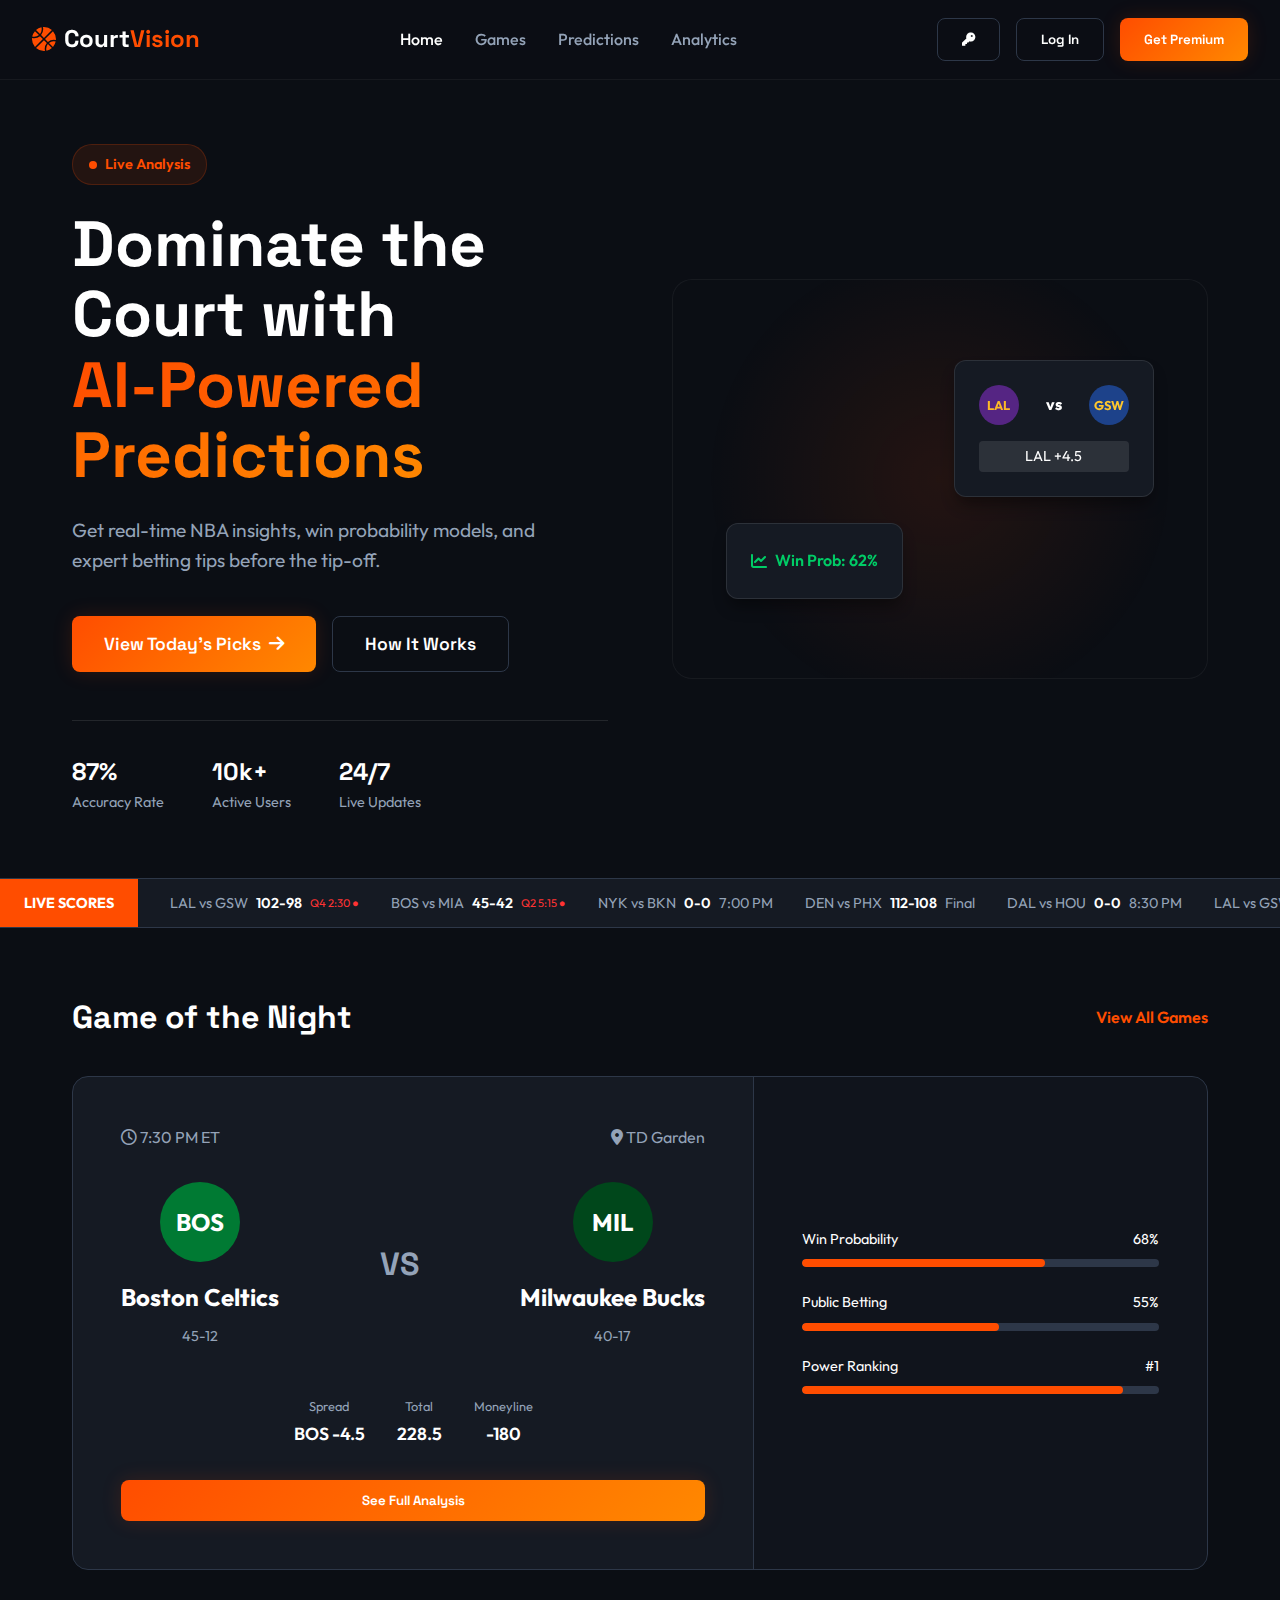
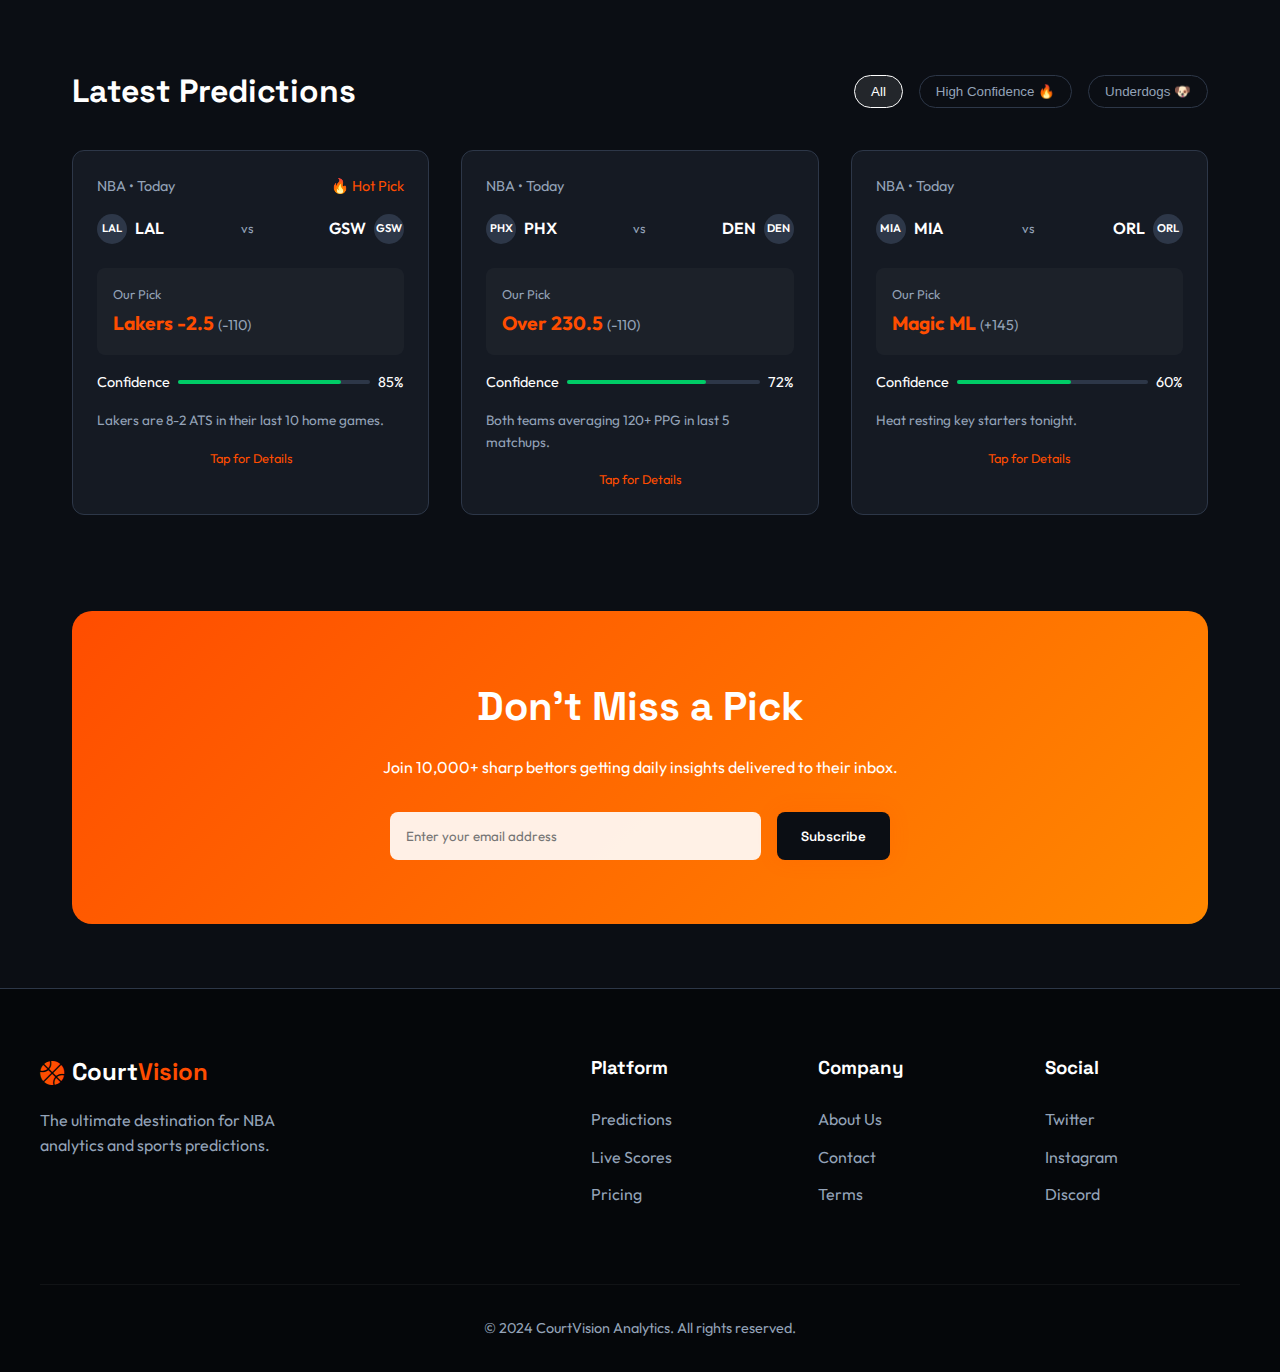
<file: sports-prediction-nba/index.html>
<!DOCTYPE html>
<html lang="en">

<head>
    <meta charset="UTF-8">
    <meta name="viewport" content="width=device-width, initial-scale=1.0">
    <title>CourtVision | Premium NBA Predictions & Analytics</title>
    <meta name="description" content="Top-tier NBA predictions, live scores, and betting analytics.">

    <!-- Google Fonts -->
    <link rel="preconnect" href="https://fonts.googleapis.com">
    <link rel="preconnect" href="https://fonts.gstatic.com" crossorigin>
    <link
        href="https://fonts.googleapis.com/css2?family=Outfit:wght@300;400;500;600;700;800&family=Space+Grotesk:wght@300;400;500;600;700&display=swap"
        rel="stylesheet">

    <!-- Icons -->
    <link rel="stylesheet" href="https://cdnjs.cloudflare.com/ajax/libs/font-awesome/6.4.0/css/all.min.css">

    <link rel="stylesheet" href="style.css">
</head>

<body>
    <div class="app-container">
        <!-- Navigation -->
        <nav class="navbar">
            <div class="logo">
                <i class="fa-solid fa-basketball"></i>
                <span>Court<span class="highlight">Vision</span></span>
            </div>
            <ul class="nav-links">
                <li><a href="#home" class="active">Home</a></li>
                <li><a href="#games">Games</a></li>
                <li><a href="#predictions">Predictions</a></li>
                <li><a href="#analytics">Analytics</a></li>
            </ul>
            <div class="nav-actions">
                <button class="btn btn-secondary" id="api-key-btn" title="Enter API Key"><i
                        class="fa-solid fa-key"></i></button>
                <button class="btn btn-secondary">Log In</button>
                <button class="btn btn-primary">Get Premium</button>
            </div>
            <div class="mobile-menu-btn">
                <i class="fa-solid fa-bars"></i>
            </div>
        </nav>

        <!-- Hero Section -->
        <header id="home" class="hero">
            <div class="hero-content">
                <div class="hero-badge">
                    <span class="live-dot"></span> Live Analysis
                </div>
                <h1>Dominate the Court with <br><span class="gradient-text">AI-Powered Predictions</span></h1>
                <p>Get real-time NBA insights, win probability models, and expert betting tips before the tip-off.</p>
                <div class="hero-buttons">
                    <button class="btn btn-primary btn-lg">View Today's Picks <i
                            class="fa-solid fa-arrow-right"></i></button>
                    <button class="btn btn-outline btn-lg">How It Works</button>
                </div>

                <div class="hero-stats">
                    <div class="stat-item">
                        <span class="stat-value">87%</span>
                        <span class="stat-label">Accuracy Rate</span>
                    </div>
                    <div class="stat-item">
                        <span class="stat-value">10k+</span>
                        <span class="stat-label">Active Users</span>
                    </div>
                    <div class="stat-item">
                        <span class="stat-value">24/7</span>
                        <span class="stat-label">Live Updates</span>
                    </div>
                </div>
            </div>
            <div class="hero-visual">
                <!-- Abstract basketball court visualization -->
                <div class="court-graphic">
                    <div class="floating-card card-1">
                        <div class="team-logos">
                            <div class="team-logo lakers">LAL</div>
                            <span>vs</span>
                            <div class="team-logo warriors">GSW</div>
                        </div>
                        <div class="prediction-pill">LAL +4.5</div>
                    </div>
                    <div class="floating-card card-2">
                        <i class="fa-solid fa-chart-line"></i>
                        <span>Win Prob: 62%</span>
                    </div>
                </div>
            </div>
        </header>

        <!-- Live Ticker -->
        <div class="live-ticker-container">
            <div class="ticker-label">LIVE SCORES</div>
            <div class="ticker-wrapper">
                <div class="ticker-track" id="live-ticker">
                    <!-- Ticker items injected via JS -->
                </div>
            </div>
        </div>

        <!-- Main Content Grid -->
        <main class="main-content">

            <!-- Featured Matchup -->
            <section id="games" class="section featured-section">
                <div class="section-header">
                    <h2>Game of the Night</h2>
                    <a href="#" class="view-all">View All Games</a>
                </div>
                <div class="featured-card" id="featured-game">
                    <!-- Injected via JS -->
                </div>
            </section>

            <!-- Predictions Grid -->
            <section id="predictions" class="section predictions-section">
                <div class="section-header">
                    <h2>Latest Predictions</h2>
                    <div class="filters">
                        <button class="filter-btn active" data-filter="all">All</button>
                        <button class="filter-btn" data-filter="high-confidence">High Confidence 🔥</button>
                        <button class="filter-btn" data-filter="underdog">Underdogs 🐶</button>
                    </div>
                </div>
                <div class="predictions-grid" id="predictions-grid">
                    <!-- Injected via JS -->
                </div>
            </section>

            <!-- Newsletter -->
            <section class="newsletter-section">
                <div class="newsletter-content">
                    <h2>Don't Miss a Pick</h2>
                    <p>Join 10,000+ sharp bettors getting daily insights delivered to their inbox.</p>
                    <form class="newsletter-form">
                        <input type="email" placeholder="Enter your email address">
                        <button type="submit" class="btn btn-primary">Subscribe</button>
                    </form>
                </div>
            </section>

        </main>

        <!-- Footer -->
        <footer class="footer">
            <div class="footer-content">
                <div class="footer-brand">
                    <div class="logo">
                        <i class="fa-solid fa-basketball"></i>
                        <span>Court<span class="highlight">Vision</span></span>
                    </div>
                    <p>The ultimate destination for NBA analytics and sports predictions.</p>
                </div>
                <div class="footer-links">
                    <div class="link-group">
                        <h3>Platform</h3>
                        <a href="#">Predictions</a>
                        <a href="#">Live Scores</a>
                        <a href="#">Pricing</a>
                    </div>
                    <div class="link-group">
                        <h3>Company</h3>
                        <a href="#">About Us</a>
                        <a href="#">Contact</a>
                        <a href="#">Terms</a>
                    </div>
                    <div class="link-group">
                        <h3>Social</h3>
                        <a href="#">Twitter</a>
                        <a href="#">Instagram</a>
                        <a href="#">Discord</a>
                    </div>
                </div>
            </div>
            <div class="footer-bottom">
                <p>&copy; 2024 CourtVision Analytics. All rights reserved.</p>
            </div>
        </footer>
    </div>

    <script src="script.js"></script>
</body>

</html>
</file>
<file: sports-prediction-nba/style.css>
:root {
    /* Colors */
    --bg-dark: #0B0E14;
    --bg-card: #151A23;
    --bg-card-hover: #1E2532;
    --primary: #FF4D00;
    /* Vibrant Orange */
    --primary-hover: #FF6724;
    --secondary: #0066FF;
    /* Electric Blue */
    --accent: #00E5FF;
    /* Cyan */
    --success: #00CC66;
    --danger: #FF3333;

    --text-main: #FFFFFF;
    --text-muted: #94A3B8;
    --border: #2D3748;

    /* Gradients */
    --gradient-primary: linear-gradient(135deg, #FF4D00 0%, #FF8800 100%);
    --gradient-dark: linear-gradient(180deg, rgba(11, 14, 20, 0) 0%, #0B0E14 100%);

    /* Shadows */
    --shadow-sm: 0 4px 6px -1px rgba(0, 0, 0, 0.3);
    --shadow-md: 0 10px 15px -3px rgba(0, 0, 0, 0.4);
    --shadow-glow: 0 0 20px rgba(255, 77, 0, 0.15);

    /* Spacing */
    --container-width: 1200px;
    --header-height: 80px;
}

* {
    margin: 0;
    padding: 0;
    box-sizing: border-box;
}

body {
    font-family: 'Outfit', sans-serif;
    background-color: var(--bg-dark);
    color: var(--text-main);
    line-height: 1.6;
    overflow-x: hidden;
}

a {
    text-decoration: none;
    color: inherit;
    transition: all 0.3s ease;
}

ul {
    list-style: none;
}

/* Utilities */
.btn {
    display: inline-flex;
    align-items: center;
    justify-content: center;
    padding: 0.75rem 1.5rem;
    border-radius: 8px;
    font-weight: 600;
    cursor: pointer;
    transition: all 0.3s ease;
    border: none;
    font-family: 'Space Grotesk', sans-serif;
    gap: 0.5rem;
}

.btn-primary {
    background: var(--gradient-primary);
    color: white;
    box-shadow: var(--shadow-glow);
}

.btn-primary:hover {
    transform: translateY(-2px);
    box-shadow: 0 0 30px rgba(255, 77, 0, 0.3);
}

.btn-secondary {
    background: transparent;
    color: var(--text-main);
    border: 1px solid var(--border);
}

.btn-secondary:hover {
    border-color: var(--text-main);
    background: rgba(255, 255, 255, 0.05);
}

.btn-outline {
    background: transparent;
    color: var(--text-main);
    border: 1px solid var(--border);
}

.btn-outline:hover {
    border-color: var(--primary);
    color: var(--primary);
}

.btn-lg {
    padding: 1rem 2rem;
    font-size: 1.1rem;
}

.highlight {
    color: var(--primary);
}

.gradient-text {
    background: var(--gradient-primary);
    -webkit-background-clip: text;
    -webkit-text-fill-color: transparent;
}

/* Layout */
.app-container {
    min-height: 100vh;
    display: flex;
    flex-direction: column;
}

/* Navbar */
.navbar {
    height: var(--header-height);
    display: flex;
    align-items: center;
    justify-content: space-between;
    padding: 0 2rem;
    background: rgba(11, 14, 20, 0.8);
    backdrop-filter: blur(10px);
    position: fixed;
    top: 0;
    left: 0;
    right: 0;
    z-index: 1000;
    border-bottom: 1px solid rgba(255, 255, 255, 0.05);
}

.logo {
    font-family: 'Space Grotesk', sans-serif;
    font-size: 1.5rem;
    font-weight: 700;
    display: flex;
    align-items: center;
    gap: 0.5rem;
}

.logo i {
    color: var(--primary);
}

.nav-links {
    display: flex;
    gap: 2rem;
}

.nav-links a {
    font-weight: 500;
    color: var(--text-muted);
}

.nav-links a:hover,
.nav-links a.active {
    color: var(--text-main);
}

.nav-actions {
    display: flex;
    gap: 1rem;
}

.mobile-menu-btn {
    display: none;
    font-size: 1.5rem;
    cursor: pointer;
}

/* Hero Section */
.hero {
    margin-top: var(--header-height);
    padding: 4rem 2rem;
    display: grid;
    grid-template-columns: 1fr 1fr;
    gap: 4rem;
    max-width: var(--container-width);
    margin-left: auto;
    margin-right: auto;
    align-items: center;
    min-height: 80vh;
}

.hero-content h1 {
    font-family: 'Space Grotesk', sans-serif;
    font-size: 4rem;
    line-height: 1.1;
    margin-bottom: 1.5rem;
}

.hero-content p {
    font-size: 1.2rem;
    color: var(--text-muted);
    margin-bottom: 2.5rem;
    max-width: 500px;
}

.hero-badge {
    display: inline-flex;
    align-items: center;
    gap: 0.5rem;
    background: rgba(255, 77, 0, 0.1);
    color: var(--primary);
    padding: 0.5rem 1rem;
    border-radius: 20px;
    font-size: 0.9rem;
    font-weight: 600;
    margin-bottom: 1.5rem;
    border: 1px solid rgba(255, 77, 0, 0.2);
}

.live-dot {
    width: 8px;
    height: 8px;
    background: var(--primary);
    border-radius: 50%;
    animation: pulse 2s infinite;
}

.hero-buttons {
    display: flex;
    gap: 1rem;
    margin-bottom: 3rem;
}

.hero-stats {
    display: flex;
    gap: 3rem;
    padding-top: 2rem;
    border-top: 1px solid rgba(255, 255, 255, 0.1);
}

.stat-item {
    display: flex;
    flex-direction: column;
}

.stat-value {
    font-size: 1.5rem;
    font-weight: 700;
    font-family: 'Space Grotesk', sans-serif;
}

.stat-label {
    font-size: 0.9rem;
    color: var(--text-muted);
}

/* Hero Visual */
.hero-visual {
    position: relative;
    height: 100%;
    display: flex;
    align-items: center;
    justify-content: center;
}

.court-graphic {
    width: 100%;
    height: 400px;
    background: radial-gradient(circle at center, rgba(255, 77, 0, 0.1) 0%, transparent 70%);
    position: relative;
    border: 1px solid rgba(255, 255, 255, 0.05);
    border-radius: 20px;
    backdrop-filter: blur(5px);
}

.floating-card {
    position: absolute;
    background: var(--bg-card);
    padding: 1.5rem;
    border-radius: 12px;
    border: 1px solid rgba(255, 255, 255, 0.1);
    box-shadow: var(--shadow-md);
    animation: float 6s ease-in-out infinite;
}

.card-1 {
    top: 20%;
    right: 10%;
    width: 200px;
    text-align: center;
}

.card-2 {
    bottom: 20%;
    left: 10%;
    display: flex;
    align-items: center;
    gap: 0.5rem;
    font-weight: 600;
    color: var(--success);
}

.team-logos {
    display: flex;
    justify-content: space-between;
    align-items: center;
    margin-bottom: 1rem;
    font-weight: 700;
}

.team-logo {
    width: 40px;
    height: 40px;
    border-radius: 50%;
    background: #2D3748;
    display: flex;
    align-items: center;
    justify-content: center;
    font-size: 0.8rem;
}

.lakers {
    background: #552583;
    color: #FDB927;
}

.warriors {
    background: #1D428A;
    color: #FFC72C;
}

.prediction-pill {
    background: rgba(255, 255, 255, 0.1);
    padding: 0.25rem 0.5rem;
    border-radius: 4px;
    font-size: 0.9rem;
}

/* Live Ticker */
.live-ticker-container {
    background: var(--bg-card);
    border-top: 1px solid var(--border);
    border-bottom: 1px solid var(--border);
    height: 50px;
    display: flex;
    align-items: center;
    overflow: hidden;
}

.ticker-label {
    background: var(--primary);
    color: white;
    height: 100%;
    display: flex;
    align-items: center;
    padding: 0 1.5rem;
    font-weight: 700;
    font-size: 0.9rem;
    z-index: 2;
}

.ticker-wrapper {
    flex: 1;
    overflow: hidden;
    position: relative;
}

.ticker-track {
    display: flex;
    gap: 2rem;
    animation: scroll 30s linear infinite;
    padding-left: 2rem;
    white-space: nowrap;
}

.ticker-item {
    display: flex;
    align-items: center;
    gap: 0.5rem;
    font-size: 0.9rem;
    color: var(--text-muted);
}

.ticker-score {
    color: var(--text-main);
    font-weight: 600;
}

.ticker-live {
    color: var(--danger);
    font-size: 0.7rem;
    animation: blink 1s infinite;
}

/* Main Content */
.main-content {
    max-width: var(--container-width);
    margin: 0 auto;
    padding: 4rem 2rem;
    width: 100%;
}

.section {
    margin-bottom: 6rem;
}

.section-header {
    display: flex;
    justify-content: space-between;
    align-items: center;
    margin-bottom: 2rem;
}

.section-header h2 {
    font-family: 'Space Grotesk', sans-serif;
    font-size: 2rem;
}

.view-all {
    color: var(--primary);
    font-weight: 600;
}

/* Featured Game */
.featured-card {
    background: var(--bg-card);
    border-radius: 16px;
    overflow: hidden;
    border: 1px solid var(--border);
    display: grid;
    grid-template-columns: 1.5fr 1fr;
}

.game-info {
    padding: 3rem;
    display: flex;
    flex-direction: column;
    justify-content: center;
}

.game-header {
    display: flex;
    justify-content: space-between;
    margin-bottom: 2rem;
    color: var(--text-muted);
}

.matchup-display {
    display: flex;
    justify-content: space-between;
    align-items: center;
    margin-bottom: 3rem;
}

.team {
    text-align: center;
}

.team-icon {
    width: 80px;
    height: 80px;
    border-radius: 50%;
    background: #2D3748;
    margin: 0 auto 1rem;
    display: flex;
    align-items: center;
    justify-content: center;
    font-size: 1.5rem;
    font-weight: 700;
}

.team-name {
    font-size: 1.5rem;
    font-weight: 700;
    margin-bottom: 0.5rem;
}

.team-record {
    color: var(--text-muted);
    font-size: 0.9rem;
}

.vs {
    font-family: 'Space Grotesk', sans-serif;
    font-size: 2rem;
    font-weight: 700;
    color: var(--text-muted);
}

.game-meta {
    display: flex;
    gap: 2rem;
    justify-content: center;
    margin-bottom: 2rem;
}

.meta-item {
    text-align: center;
}

.meta-label {
    display: block;
    font-size: 0.8rem;
    color: var(--text-muted);
    margin-bottom: 0.25rem;
}

.meta-value {
    font-weight: 600;
    font-size: 1.1rem;
}

.game-stats-viz {
    background: rgba(0, 0, 0, 0.2);
    padding: 3rem;
    display: flex;
    flex-direction: column;
    justify-content: center;
    border-left: 1px solid var(--border);
}

.stat-bar-group {
    margin-bottom: 1.5rem;
}

.stat-header {
    display: flex;
    justify-content: space-between;
    margin-bottom: 0.5rem;
    font-size: 0.9rem;
}

.progress-bar {
    height: 8px;
    background: #2D3748;
    border-radius: 4px;
    overflow: hidden;
    position: relative;
}

.progress-fill {
    height: 100%;
    background: var(--primary);
    border-radius: 4px;
}

/* Sport Selector Dropdown */
.sport-select-dropdown {
    background: var(--bg-card);
    color: var(--text-main);
    border: 1px solid var(--border);
    padding: 0.75rem 1.5rem;
    border-radius: 8px;
    font-family: 'Space Grotesk', sans-serif;
    font-weight: 600;
    cursor: pointer;
    outline: none;
    font-size: 1rem;
    min-width: 200px;
}

.sport-select-dropdown:hover,
.sport-select-dropdown:focus {
    border-color: var(--primary);
    box-shadow: 0 0 0 2px rgba(255, 77, 0, 0.2);
}

/* Predictions Grid */
.filters {
    display: flex;
    gap: 1rem;
}

.filter-btn {
    background: transparent;
    border: 1px solid var(--border);
    color: var(--text-muted);
    padding: 0.5rem 1rem;
    border-radius: 20px;
    cursor: pointer;
    transition: all 0.3s ease;
}

.filter-btn.active,
.filter-btn:hover {
    background: rgba(255, 255, 255, 0.1);
    color: var(--text-main);
    border-color: var(--text-main);
}

.predictions-grid {
    display: grid;
    grid-template-columns: repeat(auto-fill, minmax(300px, 1fr));
    gap: 2rem;
}

.prediction-card {
    background: var(--bg-card);
    border-radius: 12px;
    padding: 1.5rem;
    border: 1px solid var(--border);
    transition: all 0.3s ease;
    cursor: pointer;
    position: relative;
    overflow: hidden;
}

.prediction-card:hover {
    transform: translateY(-5px);
    border-color: var(--primary);
    box-shadow: var(--shadow-md);
}

.card-header {
    display: flex;
    justify-content: space-between;
    margin-bottom: 1rem;
    font-size: 0.9rem;
    color: var(--text-muted);
}

.card-matchup {
    display: flex;
    align-items: center;
    justify-content: space-between;
    margin-bottom: 1.5rem;
}

.mini-team {
    display: flex;
    align-items: center;
    gap: 0.5rem;
    font-weight: 600;
}

.card-pick {
    background: rgba(255, 255, 255, 0.03);
    padding: 1rem;
    border-radius: 8px;
    margin-bottom: 1rem;
}

.pick-label {
    font-size: 0.8rem;
    color: var(--text-muted);
    margin-bottom: 0.25rem;
}

.pick-value {
    font-size: 1.2rem;
    font-weight: 700;
    color: var(--primary);
}

.confidence-meter {
    display: flex;
    align-items: center;
    gap: 0.5rem;
    font-size: 0.9rem;
}

.confidence-bar {
    flex: 1;
    height: 4px;
    background: #2D3748;
    border-radius: 2px;
}

.confidence-fill {
    height: 100%;
    background: var(--success);
    border-radius: 2px;
}

/* Newsletter */
.newsletter-section {
    background: var(--gradient-primary);
    border-radius: 20px;
    padding: 4rem;
    text-align: center;
    position: relative;
    overflow: hidden;
}

.newsletter-content {
    position: relative;
    z-index: 2;
}

.newsletter-section h2 {
    font-family: 'Space Grotesk', sans-serif;
    font-size: 2.5rem;
    margin-bottom: 1rem;
}

.newsletter-form {
    display: flex;
    gap: 1rem;
    max-width: 500px;
    margin: 2rem auto 0;
}

.newsletter-form input {
    flex: 1;
    padding: 1rem;
    border-radius: 8px;
    border: none;
    background: rgba(255, 255, 255, 0.9);
    color: var(--bg-dark);
    font-family: 'Outfit', sans-serif;
}

.newsletter-form button {
    background: var(--bg-dark);
    color: white;
}

/* Footer */
.footer {
    background: #05070A;
    padding: 4rem 2rem 2rem;
    border-top: 1px solid var(--border);
    margin-top: auto;
}

.footer-content {
    max-width: var(--container-width);
    margin: 0 auto;
    display: grid;
    grid-template-columns: 1.5fr 2fr;
    gap: 4rem;
    margin-bottom: 4rem;
}

.footer-brand p {
    color: var(--text-muted);
    margin-top: 1rem;
    max-width: 300px;
}

.footer-links {
    display: grid;
    grid-template-columns: repeat(3, 1fr);
    gap: 2rem;
}

.link-group h3 {
    font-family: 'Space Grotesk', sans-serif;
    margin-bottom: 1.5rem;
}

.link-group a {
    display: block;
    color: var(--text-muted);
    margin-bottom: 0.75rem;
}

.link-group a:hover {
    color: var(--primary);
}

.footer-bottom {
    max-width: var(--container-width);
    margin: 0 auto;
    padding-top: 2rem;
    border-top: 1px solid rgba(255, 255, 255, 0.05);
    text-align: center;
    color: var(--text-muted);
    font-size: 0.9rem;
}

/* Animations */
@keyframes pulse {
    0% {
        opacity: 1;
    }

    50% {
        opacity: 0.5;
    }

    100% {
        opacity: 1;
    }
}

@keyframes float {
    0% {
        transform: translateY(0);
    }

    50% {
        transform: translateY(-10px);
    }

    100% {
        transform: translateY(0);
    }
}

@keyframes scroll {
    0% {
        transform: translateX(0);
    }

    100% {
        transform: translateX(-100%);
    }
}

@keyframes blink {

    0%,
    100% {
        opacity: 1;
    }

    50% {
        opacity: 0;
    }
}

/* Responsive */
@media (max-width: 968px) {
    .hero {
        grid-template-columns: 1fr;
        text-align: center;
        padding-top: 2rem;
    }

    .hero-content p,
    .hero-buttons,
    .hero-stats {
        margin-left: auto;
        margin-right: auto;
    }

    .hero-buttons {
        justify-content: center;
    }

    .hero-stats {
        justify-content: center;
    }

    .featured-card {
        grid-template-columns: 1fr;
    }

    .game-stats-viz {
        border-left: none;
        border-top: 1px solid var(--border);
    }

    .footer-content {
        grid-template-columns: 1fr;
    }
}

@media (max-width: 768px) {

    .nav-links,
    .nav-actions {
        display: none;
    }

    .mobile-menu-btn {
        display: block;
    }

    .hero-content h1 {
        font-size: 2.5rem;
    }

    .newsletter-form {
        flex-direction: column;
    }
}

/* Modal Styling */
.modal {
    display: none;
    position: fixed;
    z-index: 2000;
    left: 0;
    top: 0;
    width: 100%;
    height: 100%;
    background-color: rgba(0, 0, 0, 0.8);
    backdrop-filter: blur(5px);
    align-items: center;
    justify-content: center;
    opacity: 0;
    transition: opacity 0.3s ease;
}

.modal.show {
    opacity: 1;
}

.modal-content {
    background-color: var(--bg-card);
    margin: auto;
    width: 90%;
    max-width: 600px;
    border-radius: 20px;
    border: 1px solid var(--border);
    box-shadow: var(--shadow-glow);
    position: relative;
    max-height: 90vh;
    overflow-y: auto;
    animation: slideUp 0.4s ease;
}

@keyframes slideUp {
    from {
        transform: translateY(50px);
        opacity: 0;
    }

    to {
        transform: translateY(0);
        opacity: 1;
    }
}

.close-modal {
    color: var(--text-muted);
    position: absolute;
    top: 15px;
    right: 20px;
    font-size: 28px;
    font-weight: bold;
    cursor: pointer;
    z-index: 10;
    transition: color 0.3s;
    background: rgba(0, 0, 0, 0.5);
    width: 40px;
    height: 40px;
    border-radius: 50%;
    display: flex;
    align-items: center;
    justify-content: center;
}

.close-modal:hover {
    color: var(--text-main);
    background: rgba(255, 77, 0, 0.8);
}

.modal-banner {
    height: 180px;
    background-size: cover;
    background-position: center;
    position: relative;
    border-radius: 20px 20px 0 0;
}

.modal-banner::after {
    content: '';
    position: absolute;
    bottom: 0;
    left: 0;
    width: 100%;
    height: 100%;
    background: linear-gradient(to bottom, rgba(11, 14, 20, 0.2), var(--bg-card));
}

.modal-header {
    padding: 0 2rem;
    margin-top: -60px;
    position: relative;
    z-index: 2;
    text-align: center;
}

.modal-matchup {
    display: flex;
    justify-content: center;
    align-items: center;
    gap: 1.5rem;
}

.modal-team {
    display: flex;
    flex-direction: column;
    align-items: center;
    width: 100px;
}

.modal-vs {
    font-family: 'Space Grotesk', sans-serif;
    font-weight: 800;
    font-size: 1.5rem;
    color: var(--text-muted);
    background: var(--bg-dark);
    padding: 0.5rem;
    border-radius: 50%;
    border: 1px solid var(--border);
    width: 50px;
    height: 50px;
    display: flex;
    align-items: center;
    justify-content: center;
}

.modal-stats {
    padding: 2rem;
    border-bottom: 1px solid var(--border);
}

.stat-row {
    display: flex;
    justify-content: space-between;
    padding: 0.75rem 0;
    border-bottom: 1px solid rgba(255, 255, 255, 0.05);
}

.stat-row:last-child {
    border-bottom: none;
}

.odds-table-container {
    padding: 2rem;
}

.odds-table {
    width: 100%;
    border-collapse: collapse;
    font-size: 0.9rem;
}

.odds-table th {
    text-align: left;
    padding: 1rem;
    color: var(--text-muted);
    font-weight: 500;
    border-bottom: 1px solid var(--border);
}

.odds-table td {
    padding: 1rem;
    border-bottom: 1px solid rgba(255, 255, 255, 0.05);
}

.odds-table tr:last-child td {
    border-bottom: none;
}

.bookmaker-logo {
    font-weight: 600;
    color: var(--text-main);
}

/* Scrollbar for modal */
.modal-content::-webkit-scrollbar {
    width: 8px;
}

.modal-content::-webkit-scrollbar-track {
    background: var(--bg-dark);
}

.modal-content::-webkit-scrollbar-thumb {
    background: var(--border);
    border-radius: 4px;
}

.modal-content::-webkit-scrollbar-thumb:hover {
    background: var(--text-muted);
}
</file>
